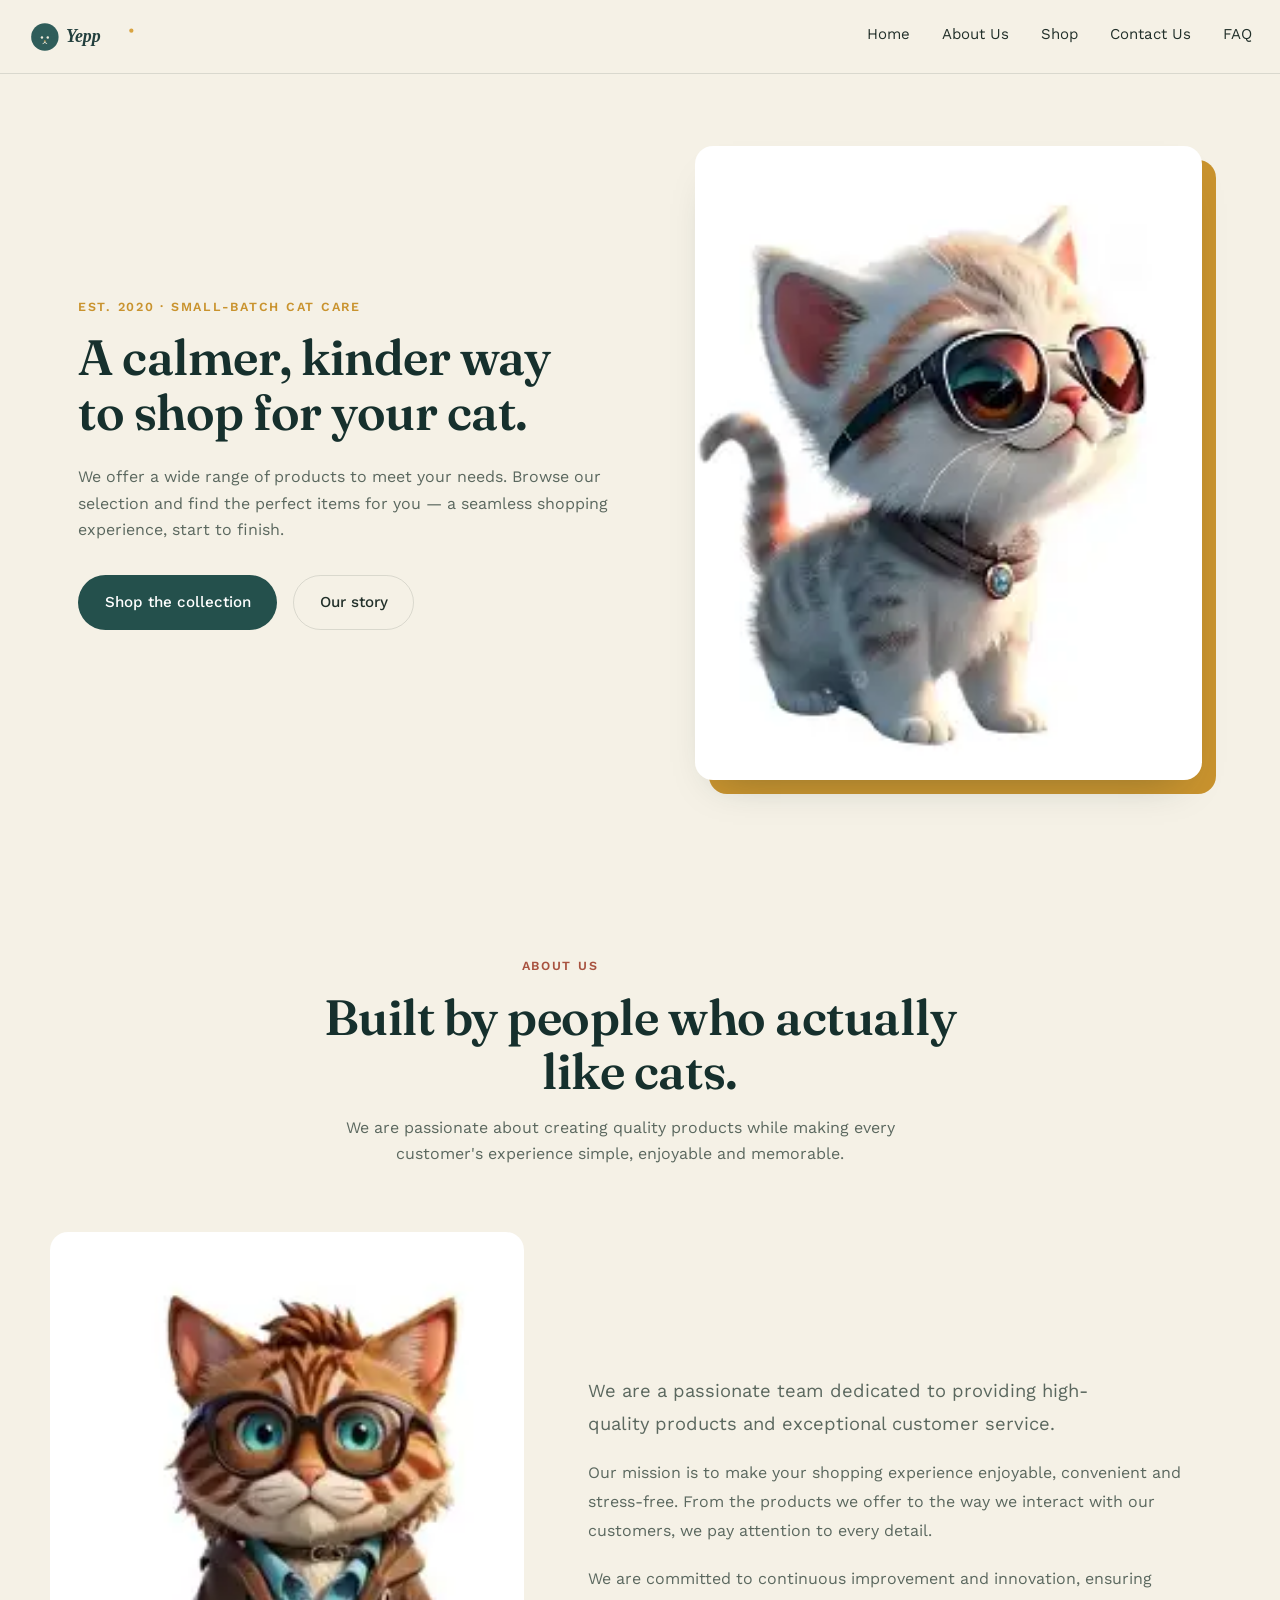
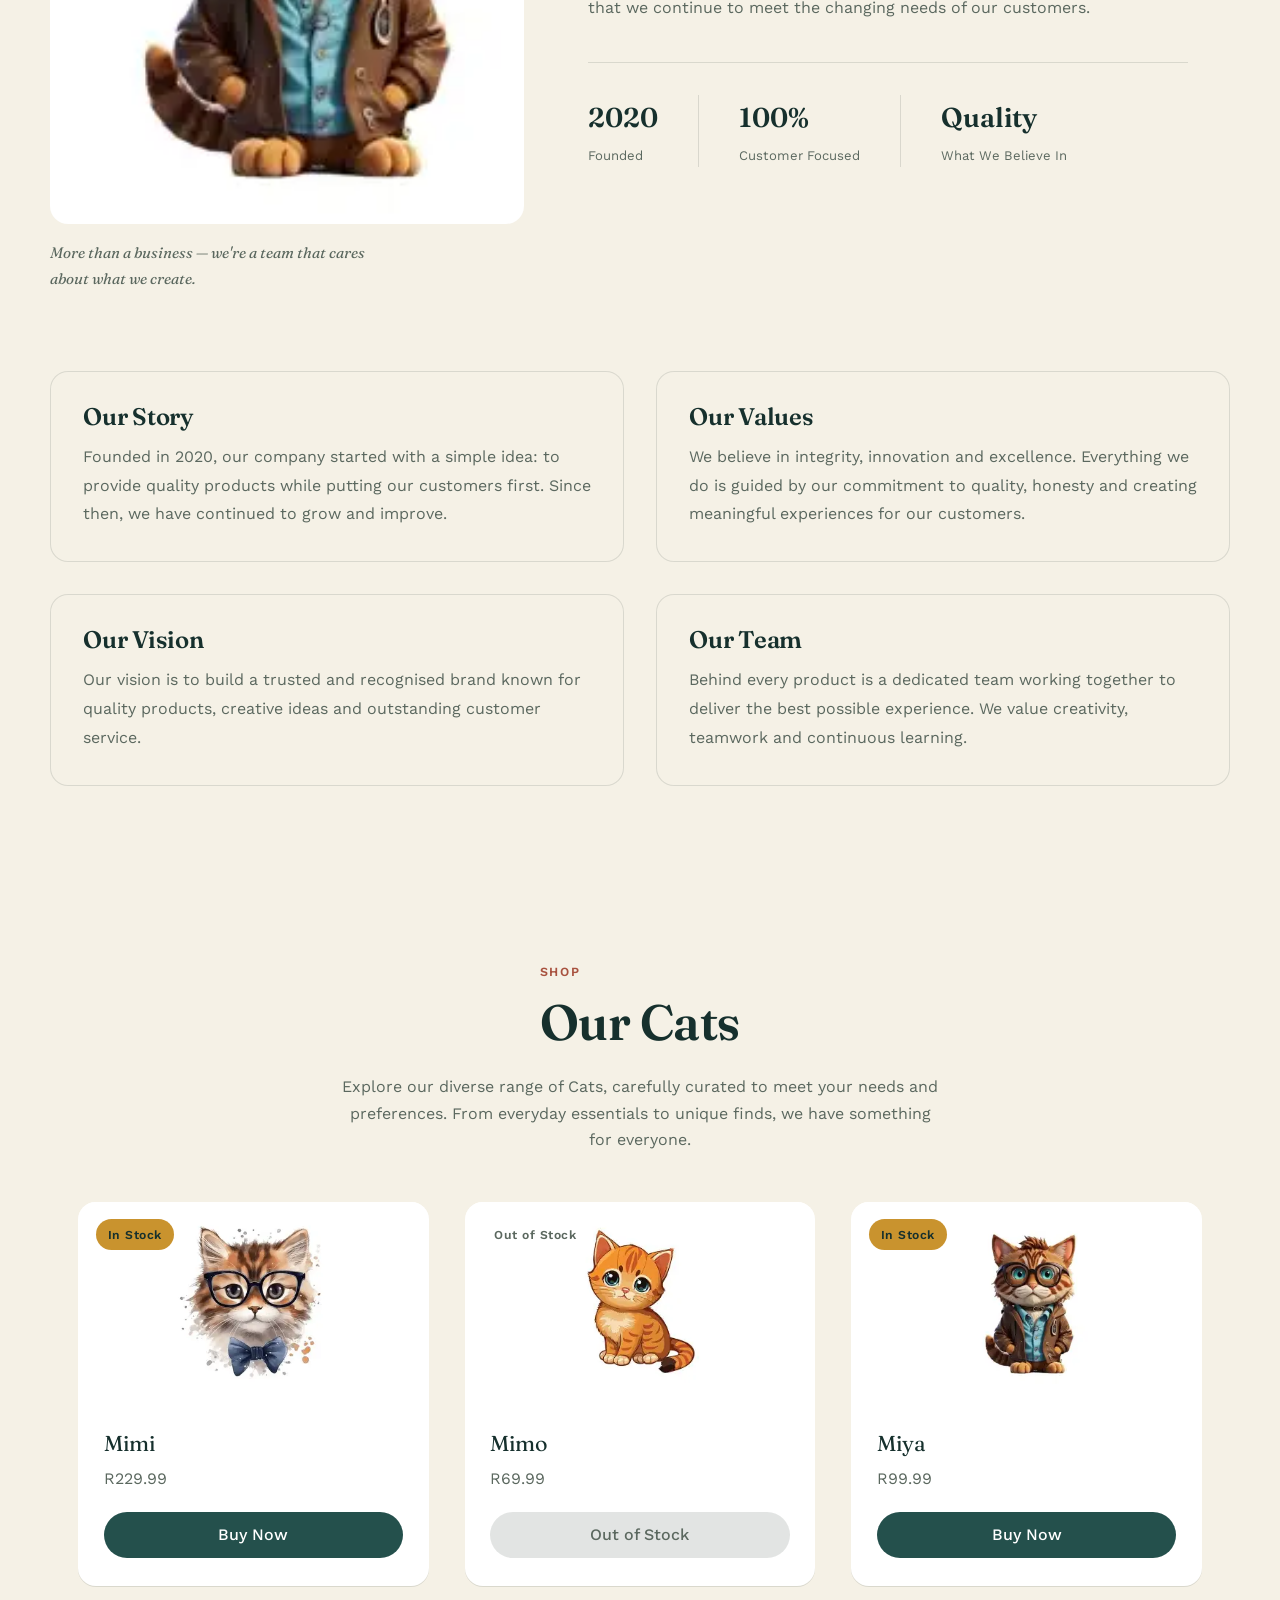
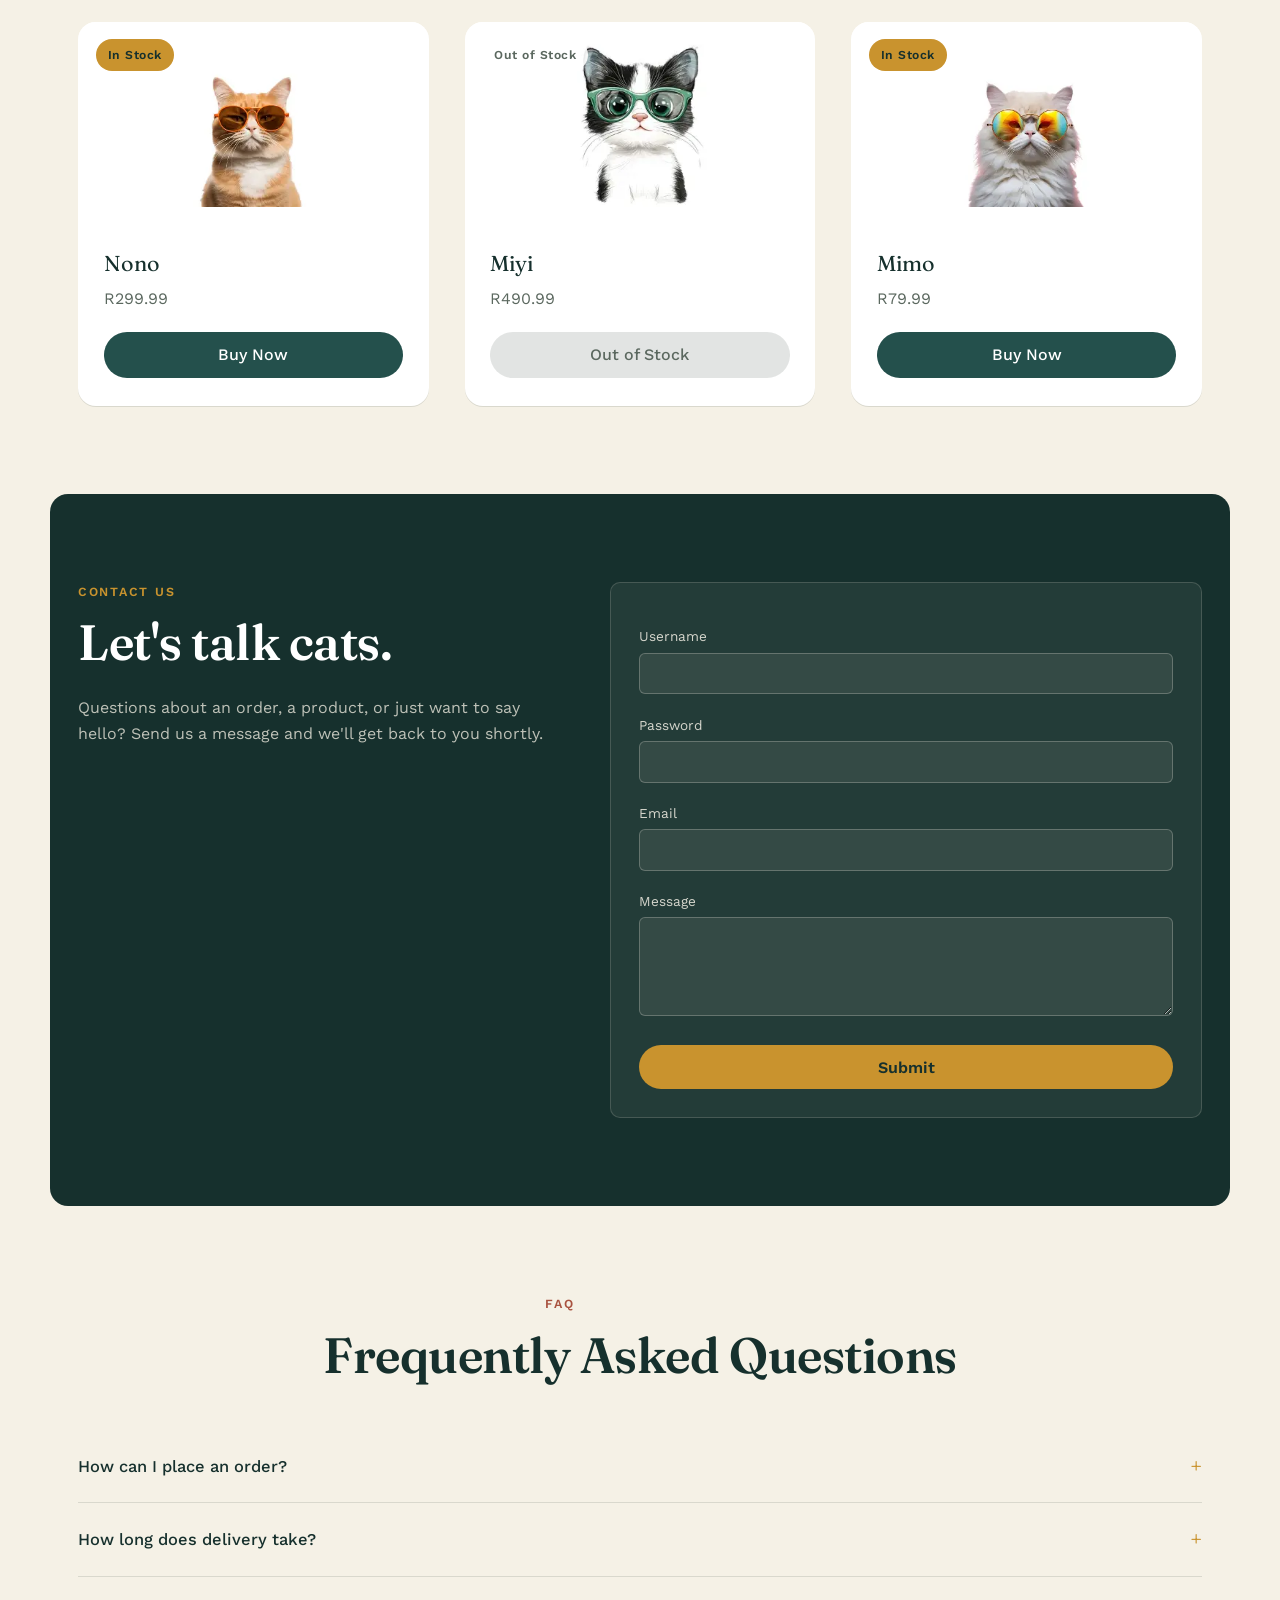
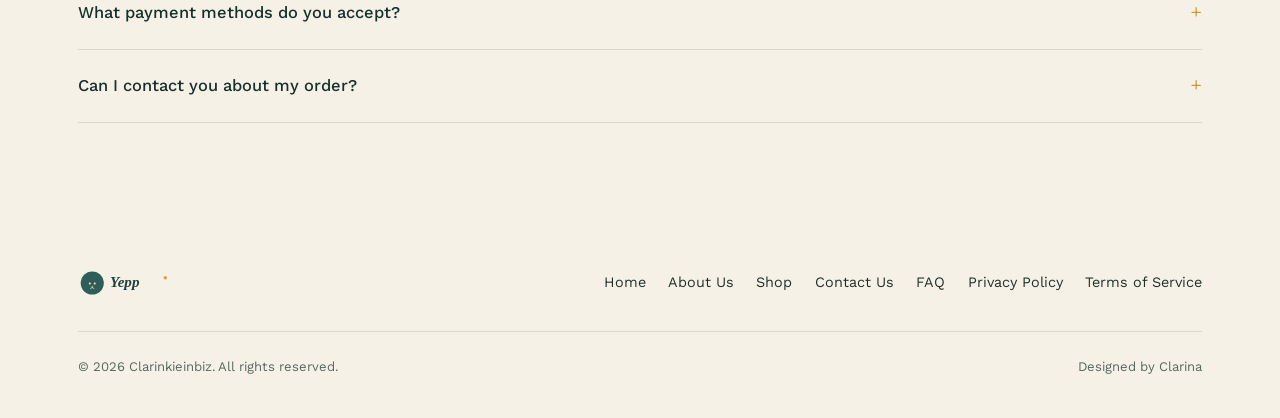
<file: cats/Home.html>
<!DOCTYPE html>
<html lang="en">
<head>
    <meta charset="UTF-8">
    <meta name="viewport" content="width=device-width, initial-scale=1.0">

    <link rel="preconnect" href="https://fonts.googleapis.com">
    <link rel="preconnect" href="https://fonts.gstatic.com" crossorigin>
    <link href="https://fonts.googleapis.com/css2?family=Fraunces:opsz,wght@9..144,400;9..144,500;9..144,600;9..144,700&family=Work+Sans:wght@400;500;600&display=swap" rel="stylesheet">

    <link rel="stylesheet" href="style.css">

    <title>Yepp — Cats, curated</title>
</head>

<body>

    <!-- Navigation -->
    <nav class="container" aria-label="Main navigation">

        <img src="logo.svg" alt="Yepp" class="logo">

        <button class="nav-toggle" type="button" aria-expanded="false" aria-controls="nav-links">
            <span></span><span></span><span></span>
            <span class="sr-only">Menu</span>
        </button>

        <div class="nav-links" id="nav-links">
            <a href="#home">Home</a>
            <a href="#about">About Us</a>
            <a href="#shop">Shop</a>
            <a href="#contact">Contact Us</a>
            <a href="#faq">FAQ</a>
        </div>

    </nav>

    <!-- Home Section -->
    <section id="home" class="hero">

        <div class="hero-text">
            <p class="eyebrow">Est. 2020 &middot; Small-batch cat care</p>
            <h1>A calmer, kinder way to shop for your cat.</h1>
            <p>
                We offer a wide range of products to meet your needs.
                Browse our selection and find the perfect items for you —
                a seamless shopping experience, start to finish.
            </p>
            <div class="hero-actions">
                <a href="#shop" class="btn btn-primary">Shop the collection</a>
                <a href="#about" class="btn btn-ghost">Our story</a>
            </div>
        </div>

        <div class="hero-media">
            <img
                src="img8.webp"
                alt="Online store banner"
                class="hero-image"
            >
        </div>

    </section>
<!-- About Us Section -->
<section class="About-us" id="about">

    <!-- Section Header -->
    <div class="about-header">

        <p class="eyebrow">About Us</p>

        <h1>
            Built by people who actually like cats.
        </h1>

        <p>
            We are passionate about creating quality products while making
            every customer's experience simple, enjoyable and memorable.
        </p>

    </div>


    <!-- Main About Content -->
    <div class="about-feature">

        <!-- Image -->
        <div class="about-photo">

            <img
                class="About-us-image"
                src="img11.webp"
                alt="Our team"
                width="700"
                height="875"
            >

            <p class="about-caption">
                More than a business — we're a team that cares about what we create.
            </p>

        </div>


        <!-- Text -->
        <div class="about-copy">

            <p class="about-lead">
                We are a passionate team dedicated to providing high-quality
                products and exceptional customer service.
            </p>

            <p>
                Our mission is to make your shopping experience enjoyable,
                convenient and stress-free. From the products we offer to
                the way we interact with our customers, we pay attention
                to every detail.
            </p>

            <p>
                We are committed to continuous improvement and innovation,
                ensuring that we continue to meet the changing needs of
                our customers.
            </p>


            <!-- Statistics -->
            <div class="stats-row">

                <div class="stat">
                    <span class="stat-number">2020</span>
                    <span class="stat-label">Founded</span>
                </div>

                <div class="stat">
                    <span class="stat-number">100%</span>
                    <span class="stat-label">Customer Focused</span>
                </div>

                <div class="stat">
                    <span class="stat-number">Quality</span>
                    <span class="stat-label">What We Believe In</span>
                </div>

            </div>

        </div>

    </div>


    <!-- Our Story / Values / Vision / Team -->
    <div class="about-content">

        <div class="about-text">
            <h2>Our Story</h2>

            <p>
                Founded in 2020, our company started with a simple idea:
                to provide quality products while putting our customers first.
                Since then, we have continued to grow and improve.
            </p>
        </div>


        <div class="about-text">
            <h2>Our Values</h2>

            <p>
                We believe in integrity, innovation and excellence.
                Everything we do is guided by our commitment to quality,
                honesty and creating meaningful experiences for our customers.
            </p>
        </div>


        <div class="about-text">
            <h2>Our Vision</h2>

            <p>
                Our vision is to build a trusted and recognised brand known
                for quality products, creative ideas and outstanding customer
                service.
            </p>
        </div>


        <div class="about-text">
            <h2>Our Team</h2>

            <p>
                Behind every product is a dedicated team working together
                to deliver the best possible experience. We value creativity,
                teamwork and continuous learning.
            </p>
        </div>

    </div>

</section>


    <!-- Shop Section -->
    <section id="shop">

        <div class="section-heading">
            <p class="eyebrow">Shop</p>
            <h1 class="shop-h1">Our Cats</h1>
            <p class="shop-p">
                Explore our diverse range of Cats, carefully curated to meet
                your needs and preferences. From everyday essentials to
                unique finds, we have something for everyone.
            </p>
        </div>

        <div class="wrapper">

            <!-- Product 1 -->
            <article class="box">
                <span class="tag">In Stock</span>
                <img src="img7.webp" alt="Mimi" width="200" height="200">
                <div class="box-body">
                    <p class="box-name">Mimi</p>
                    <p class="box-price">R229.99</p>
                    <button class="btn-box" type="button">Buy Now</button>
                </div>
            </article>

            <!-- Product 2 -->
            <article class="box">
                <span class="tag-out">Out of Stock</span>
                <img src="img4.webp" alt="Mimo" width="200" height="200">
                <div class="box-body">
                    <p class="box-name">Mimo</p>
                    <p class="box-price">R69.99</p>
                    <button class="btn-box" type="button" disabled aria-disabled="true">Out of Stock</button>
                </div>
            </article>

            <!-- Product 3 -->
            <article class="box">
                <span class="tag">In Stock</span>
                <img src="img11.webp" alt="Miya" width="200" height="200">
                <div class="box-body">
                    <p class="box-name">Miya</p>
                    <p class="box-price">R99.99</p>
                    <button class="btn-box" type="button">Buy Now</button>
                </div>
            </article>

            <!-- Product 4 -->
            <article class="box">
                <span class="tag">In Stock</span>
                <img src="img9.webp" alt="Nono" width="200" height="200">
                <div class="box-body">
                    <p class="box-name">Nono</p>
                    <p class="box-price">R299.99</p>
                    <button class="btn-box" type="button">Buy Now</button>
                </div>
            </article>

            <!-- Product 5 -->
            <article class="box">
                <span class="tag-out">Out of Stock</span>
                <img src="img12.webp" alt="Miyi" width="200" height="200">
                <div class="box-body">
                    <p class="box-name">Miyi</p>
                    <p class="box-price">R490.99</p>
                    <button class="btn-box" type="button" disabled aria-disabled="true">Out of Stock</button>
                </div>
            </article>

            <!-- Product 6 -->
            <article class="box">
                <span class="tag">In Stock</span>
                <img src="img10.webp" alt="Mimo" width="200" height="200">
                <div class="box-body">
                    <p class="box-name">Mimo</p>
                    <p class="box-price">R79.99</p>
                    <button class="btn-box" type="button">Buy Now</button>
                </div>
            </article>

        </div>

    </section>


    <!-- Contact Section -->
    <section class="Contact-Us" id="contact">

        <div class="contact-grid">

            <div class="contact-info">
                <p class="eyebrow">Contact Us</p>
                <h1 class="Contact-h1">Let's talk cats.</h1>
                <p>
                    Questions about an order, a product, or just want to say
                    hello? Send us a message and we'll get back to you
                    shortly.
                </p>
            </div>

            <form id="contactForm">

                <label for="username">Username</label>
                <input class="form-input" type="text" id="username" name="username" required>

                <label for="password">Password</label>
                <input class="form-input" type="password" id="password" name="password" minlength="8" required>

                <label for="email">Email</label>
                <input class="form-input" type="email" id="email" name="email" required>

                <label for="message">Message</label>
                <textarea class="form-input" id="message" name="message" rows="4" required></textarea>

                <button class="contact-class" type="submit">Submit</button>

            </form>

        </div>

    </section>


    <!-- Success Dialog -->
    <dialog id="myDialog" aria-labelledby="dialogHeading">
        <h2 id="dialogHeading">Message sent</h2>
        <p>
            Thank you for your message!
            We will get back to you shortly.
        </p>
        <button type="button" onclick="closeDialog()">Close</button>
    </dialog>


    <!-- FAQ Section -->
    <section id="faq">

        <div class="section-heading">
            <p class="eyebrow">FAQ</p>
            <h1>Frequently Asked Questions</h1>
        </div>

        <details>
            <summary>How can I place an order?</summary>
            <p>
                Browse our products, select the item you want,
                and click the Buy Now button.
            </p>
        </details>

        <details>
            <summary>How long does delivery take?</summary>
            <p>
                Delivery times depend on your location and product
                availability.
            </p>
        </details>

        <details>
            <summary>What payment methods do you accept?</summary>
            <p>
                We accept various secure payment methods.
            </p>
        </details>

        <details>
            <summary>Can I contact you about my order?</summary>
            <p>
                Yes. Use our Contact Us form and send us your message.
            </p>
        </details>

    </section>


    <!-- Footer -->
    <footer class="footer">

        <div class="footer-top">

            <img src="logo.svg" alt="Yepp" class="footer-logo">

            <div class="footer-links">
                <a href="#home">Home</a>
                <a href="#about">About Us</a>
                <a href="#shop">Shop</a>
                <a href="#contact">Contact Us</a>
                <a href="#faq">FAQ</a>
                <a href="privacy-policy.html">Privacy Policy</a>
                <a href="terms-of-service.html">Terms of Service</a>
            </div>

        </div>

        <div class="footer-bottom">
            &copy; 2026 Clarinkieinbiz. All rights reserved.
            <span>Designed by Clarina</span>
        </div>

    </footer>


    <!-- JavaScript -->
    <script>

        const form = document.getElementById("contactForm");
        const dialog = document.getElementById("myDialog");
        const closeButton = dialog.querySelector("button");

        form.addEventListener("submit", function(event) {
            event.preventDefault();
            dialog.showModal();
            closeButton.focus();
            form.reset();
        });

        function closeDialog() {
            dialog.close();
        }

        const navToggle = document.querySelector(".nav-toggle");
        const navLinks = document.getElementById("nav-links");

        navToggle.addEventListener("click", function() {
            const isOpen = navLinks.classList.toggle("is-open");
            navToggle.setAttribute("aria-expanded", isOpen);
        });

        navLinks.querySelectorAll("a").forEach(function(link) {
            link.addEventListener("click", function() {
                navLinks.classList.remove("is-open");
                navToggle.setAttribute("aria-expanded", "false");
            });
        });

    </script>

</body>
</html>
</file>
<file: cats/style.css>
/* ==========================================================================
   Tokens
   ========================================================================== */

:root {
    --ink: #22302A;
    --ink-soft: #5B685F;
    --paper: #F5F1E6;
    --card: #FFFFFF;
    --teal: #24504C;
    --teal-dark: #16302D;
    --mustard: #C9932E;
    --clay: #A8523F;
    --line: rgba(34, 48, 42, 0.13);
    --shadow: 0 20px 40px -24px rgba(22, 48, 45, 0.35);

    --font-display: 'Fraunces', Georgia, serif;
    --font-body: 'Work Sans', -apple-system, BlinkMacSystemFont, sans-serif;

    --radius-lg: 18px;
    --radius: 10px;
    --gap: 1.75rem;
    --container: 1180px;
}

/* ==========================================================================
   Reset & base
   ========================================================================== */

*, *::before, *::after { box-sizing: border-box; }

html { scroll-behavior: smooth; }

@media (prefers-reduced-motion: reduce) {
    html { scroll-behavior: auto; }
    *, *::before, *::after {
        animation-duration: 0.01ms !important;
        transition-duration: 0.01ms !important;
    }
}

body {
    margin: 0;
    font-family: var(--font-body);
    color: var(--ink);
    background: var(--paper);
    line-height: 1.65;
    -webkit-font-smoothing: antialiased;
}

h1, h2 {
    font-family: var(--font-display);
    color: var(--teal-dark);
    line-height: 1.1;
    margin: 0 0 0.5em;
    font-weight: 600;
    letter-spacing: -0.01em;
}

h1 { font-size: clamp(2.1rem, 2.4vw + 1.3rem, 3.1rem); }
h2 { font-size: clamp(1.25rem, 1vw + 1rem, 1.5rem); }

p { color: var(--ink-soft); max-width: 60ch; }

a { color: var(--teal); }

img { max-width: 100%; display: block; }

button { font-family: var(--font-body); cursor: pointer; }

.sr-only {
    position: absolute;
    width: 1px; height: 1px;
    padding: 0; margin: -1px;
    overflow: hidden;
    clip: rect(0,0,0,0);
    white-space: nowrap;
    border: 0;
}

a:focus-visible, button:focus-visible, input:focus-visible,
textarea:focus-visible, summary:focus-visible {
    outline: 2px solid var(--teal);
    outline-offset: 3px;
}

.eyebrow {
    font-size: 0.78rem;
    letter-spacing: 0.14em;
    text-transform: uppercase;
    color: var(--clay);
    font-weight: 600;
    margin: 0 0 0.8rem;
}

section {
    padding: 5.5rem 1.75rem;
    max-width: var(--container);
    margin: 0 auto;
}

.section-heading {
    max-width: 640px;
    margin: 0 auto 3rem;
    text-align: center;
}

.section-heading p:not(.eyebrow) { margin: 0 auto; }

/* ==========================================================================
   Buttons
   ========================================================================== */

.btn {
    display: inline-flex;
    align-items: center;
    justify-content: center;
    padding: 0.85rem 1.6rem;
    border-radius: 999px;
    font-size: 0.95rem;
    font-weight: 500;
    text-decoration: none;
    border: 1px solid transparent;
    transition: transform 0.15s ease, background 0.15s ease, border-color 0.15s ease;
}

.btn-primary {
    background: var(--teal);
    color: var(--card);
}

.btn-primary:hover {
    background: var(--teal-dark);
    transform: translateY(-1px);
}

.btn-ghost {
    border-color: var(--line);
    color: var(--ink);
}

.btn-ghost:hover {
    border-color: var(--teal);
    color: var(--teal);
}

/* ==========================================================================
   Navigation
   ========================================================================== */

nav.container {
    position: sticky;
    top: 0;
    z-index: 20;
    display: flex;
    align-items: center;
    justify-content: space-between;
    gap: 1rem;
    padding: 1.1rem 1.75rem;
    background: rgba(245, 241, 230, 0.88);
    backdrop-filter: blur(10px);
    border-bottom: 1px solid var(--line);
}

nav.container .logo {
    height: 38px;
    width: auto;
}

.nav-links {
    display: flex;
    align-items: center;
    gap: 2rem;
}

.nav-links a {
    text-decoration: none;
    color: var(--ink);
    font-size: 0.94rem;
    padding-bottom: 3px;
    border-bottom: 1px solid transparent;
    transition: border-color 0.15s ease, color 0.15s ease;
}

.nav-links a:hover {
    color: var(--teal);
    border-bottom-color: var(--teal);
}

.nav-toggle {
    display: none;
    flex-direction: column;
    justify-content: center;
    gap: 5px;
    width: 34px;
    height: 34px;
    background: none;
    border: none;
    padding: 0;
}

.nav-toggle span {
    display: block;
    height: 2px;
    background: var(--teal-dark);
    border-radius: 2px;
}

/* ==========================================================================
   Hero
   ========================================================================== */

.hero {
    display: grid;
    grid-template-columns: 1.05fr 0.95fr;
    gap: 3.5rem;
    align-items: center;
    padding-top: 4.5rem;
}

.hero-text .eyebrow { color: var(--mustard); }

.hero h1 { max-width: 15ch; }

.hero-text p:not(.eyebrow) { margin-bottom: 2rem; }

.hero-actions {
    display: flex;
    gap: 1rem;
    flex-wrap: wrap;
}

.hero-media {
    position: relative;
}

.hero-media::before {
    content: "";
    position: absolute;
    inset: 14px -14px -14px 14px;
    background: var(--mustard);
    border-radius: var(--radius-lg);
    z-index: -1;
}

.hero-image {
    width: 100%;
    aspect-ratio: 4 / 5;
    object-fit: cover;
    border-radius: var(--radius-lg);
    box-shadow: var(--shadow);
}

/* ==========================================================================
   About Us
   ========================================================================== */

.About-us {
    padding: 5.5rem 0;
}


.about-header {
    max-width: 640px;
    margin: 0 auto 4rem;
    text-align: center;
}

.about-header .eyebrow {
    color: var(--clay);
}

.about-header h1 {
    color: var(--teal-dark);
    margin-bottom: 1rem;
}


.about-feature {
    display: grid;
    grid-template-columns: 0.85fr 1.15fr;
    gap: 4rem;
    align-items: center;
    max-width: 1200px;
    margin: 0 auto;
}


.about-photo {
    position: relative;
}

.About-us-image {
    display: block;
    width: 100%;
    height: auto;
    aspect-ratio: 4 / 5;
    object-fit: cover;
    border-radius: var(--radius-lg);
}


.about-caption {
    margin: 1rem 0 0;
    font-family: var(--font-display);
    font-style: italic;
    font-size: 0.95rem;
    color: var(--ink-soft);
    max-width: 32ch;
}


.about-copy {
    max-width: 600px;
}

.about-lead {
    max-width: 48ch;
    font-size: 1.15rem;
    color: var(--ink);
    line-height: 1.8;
}

.about-copy p {
    line-height: 1.8;
    color: var(--ink-soft);
    margin-bottom: 1.2rem;
}

/* Stats */
.stats-row {
    display: flex;
    gap: 2.5rem;
    margin-top: 2.5rem;
    padding-top: 2rem;
    border-top: 1px solid var(--line);
}

.stat {
    padding-right: 2.5rem;
    border-right: 1px solid var(--line);
}

.stat:last-child {
    border-right: none;
    padding-right: 0;
}

.stat-number {
    display: block;
    font-family: var(--font-display);
    font-size: 1.7rem;
    color: var(--teal-dark);
    font-weight: 600;
}

.stat-label {
    display: block;
    margin-top: 0.3rem;
    font-size: 0.82rem;
    color: var(--ink-soft);
}

/* Story / Values / Vision / Team */
.about-content {
    max-width: 1200px;
    margin: 5rem auto 0;
    display: grid;
    grid-template-columns: repeat(2, 1fr);
    gap: 2rem;
}

.about-text {
    padding: 2rem;
    border: 1px solid var(--line);
    border-radius: var(--radius-lg);
    background: rgba(255, 255, 255, 0.03);
}

.about-text h2 {
    color: var(--teal-dark);
    margin-bottom: 0.8rem;
}

.about-text p {
    color: var(--ink-soft);
    line-height: 1.8;
    margin: 0;
}

/* Responsive */
@media (max-width: 768px) {

    .About-us {
        padding: 4rem 1.2rem;
    }

    .about-header {
        margin-bottom: 2.5rem;
    }

    .about-feature {
        grid-template-columns: 1fr;
        gap: 2rem;
    }

    .about-copy {
        max-width: 100%;
    }

    .about-lead {
        max-width: 100%;
        font-size: 1.05rem;
    }

    .stats-row {
        gap: 1.2rem;
        flex-wrap: wrap;
    }

    .stat {
        padding-right: 1.2rem;
    }

    .about-content {
        grid-template-columns: 1fr;
        margin-top: 3rem;
    }
}

/* ==========================================================================
   Our Story (value cards)
   ========================================================================== */

.value-grid {
    display: grid;
    grid-template-columns: repeat(2, 1fr);
    gap: 1.5rem;
}

.value-card {
    position: relative;
    padding: 2rem;
    border-radius: var(--radius-lg);
    overflow: hidden;
}

.value-card h2 { margin: 0.6rem 0 0.5rem; }

.value-card p { max-width: 42ch; margin: 0; }

.about-index {
    font-family: var(--font-display);
    font-size: 1.6rem;
    font-weight: 600;
    opacity: 0.35;
}

.card-story { background: var(--card); box-shadow: var(--shadow); }
.card-story h2, .card-story .about-index { color: var(--teal-dark); }

.card-values { background: var(--teal); }
.card-values h2 { color: var(--card); }
.card-values p { color: rgba(245, 241, 230, 0.8); }
.card-values .about-index { color: var(--card); }

.card-vision { background: var(--mustard); }
.card-vision h2, .card-vision .about-index { color: var(--teal-dark); }
.card-vision p { color: rgba(22, 48, 45, 0.75); }

.card-team { background: var(--teal-dark); }
.card-team h2 { color: var(--card); }
.card-team p { color: rgba(245, 241, 230, 0.8); }
.card-team .about-index { color: var(--card); }

/* ==========================================================================
   Shop
   ========================================================================== */

.wrapper {
    display: grid;
    grid-template-columns: repeat(auto-fill, minmax(320px, 1fr));
    gap: 2.25rem;
}

.box {
    background: #FFFFFF;
    border-radius: var(--radius-lg);
    overflow: hidden;
    position: relative;
    box-shadow: 0 1px 0 var(--line);
    transition: box-shadow 0.2s ease, transform 0.2s ease;
}

.box:hover {
    box-shadow: var(--shadow);
    transform: translateY(-3px);
}

.box img {
    width: 100%;
    aspect-ratio: 1 / 1;
    object-fit: contain;
    background: #FFFFFF;
    padding: 0.9rem;
}

.box-body { padding: 1.5rem 1.6rem 1.75rem; }

.box-name {
    margin: 0;
    font-family: var(--font-display);
    font-size: 1.35rem;
    color: var(--teal-dark);
}

.box-price {
    margin: 0.3rem 0 1.2rem;
    font-size: 1rem;
    color: var(--ink-soft);
}

.tag, .tag-out {
    position: absolute;
    top: 1.1rem;
    left: 1.1rem;
    font-size: 0.76rem;
    letter-spacing: 0.04em;
    padding: 0.35rem 0.75rem;
    border-radius: 999px;
    background: var(--mustard);
    color: var(--teal-dark);
    font-weight: 600;
    z-index: 1;
}

.tag-out { background: rgba(255,255,255,0.9); color: var(--ink-soft); }

.btn-box {
    width: 100%;
    padding: 0.85rem 1rem;
    border: none;
    border-radius: 999px;
    background: var(--teal);
    color: var(--card);
    font-size: 1rem;
    font-weight: 500;
    transition: background 0.15s ease;
}

.btn-box:hover:not(:disabled) { background: var(--teal-dark); }

.btn-box:disabled {
    background: var(--line);
    color: var(--ink-soft);
    cursor: not-allowed;
}

/* ==========================================================================
   Contact
   ========================================================================== */

.Contact-Us {
    background: var(--teal-dark);
    border-radius: var(--radius-lg);
    color: var(--paper);
}

.contact-grid {
    display: grid;
    grid-template-columns: 0.9fr 1.1fr;
    gap: 3rem;
    align-items: start;
}

.contact-info .eyebrow { color: var(--mustard); }

.contact-info h1 { color: var(--card); }

.contact-info p:not(.eyebrow) { color: rgba(245, 241, 230, 0.75); }

#contactForm {
    display: flex;
    flex-direction: column;
    gap: 0.3rem;
    background: rgba(245, 241, 230, 0.06);
    border: 1px solid rgba(245, 241, 230, 0.16);
    border-radius: var(--radius);
    padding: 1.75rem;
}

#contactForm label {
    font-size: 0.85rem;
    color: rgba(245, 241, 230, 0.85);
    margin-top: 0.9rem;
}

.form-input {
    font-family: var(--font-body);
    font-size: 1rem;
    padding: 0.65rem 0.8rem;
    border: 1px solid rgba(245, 241, 230, 0.25);
    border-radius: 6px;
    background: rgba(245, 241, 230, 0.08);
    color: var(--card);
}

.form-input::placeholder { color: rgba(245, 241, 230, 0.5); }

.form-input:focus { border-color: var(--mustard); }

textarea.form-input { resize: vertical; }

.contact-class {
    margin-top: 1.5rem;
    padding: 0.8rem 1.2rem;
    border: none;
    border-radius: 999px;
    background: var(--mustard);
    color: var(--teal-dark);
    font-weight: 600;
    font-size: 1rem;
    transition: background 0.15s ease;
}

.contact-class:hover { background: #E0AC4D; }

/* ==========================================================================
   Dialog
   ========================================================================== */

dialog#myDialog {
    border: none;
    border-radius: var(--radius-lg);
    padding: 2rem 2.2rem;
    max-width: 380px;
    color: var(--ink);
    font-family: var(--font-body);
    box-shadow: var(--shadow);
}

dialog#myDialog h2 { font-size: 1.2rem; margin-bottom: 0.5rem; }

dialog#myDialog::backdrop { background: rgba(22, 48, 45, 0.5); }

dialog#myDialog button {
    margin-top: 1rem;
    padding: 0.6rem 1.2rem;
    border: none;
    border-radius: 999px;
    background: var(--teal);
    color: var(--card);
    font-weight: 500;
}

/* ==========================================================================
   FAQ
   ========================================================================== */

details {
    border-bottom: 1px solid var(--line);
    padding: 1.1rem 0;
}

summary {
    cursor: pointer;
    font-weight: 500;
    color: var(--teal-dark);
    font-size: 1.03rem;
    list-style: none;
    display: flex;
    align-items: center;
    justify-content: space-between;
}

summary::-webkit-details-marker { display: none; }

summary::after {
    content: "+";
    font-family: var(--font-display);
    font-size: 1.4rem;
    color: var(--mustard);
    transition: transform 0.2s ease;
}

details[open] summary::after { transform: rotate(45deg); }

details p { margin-top: 0.8rem; max-width: 65ch; }

/* ==========================================================================
   Footer
   ========================================================================== */

.footer {
    max-width: var(--container);
    margin: 0 auto;
    padding: 3.5rem 1.75rem 2.5rem;
}

.footer-top {
    display: flex;
    justify-content: space-between;
    align-items: center;
    flex-wrap: wrap;
    gap: 1.5rem;
    padding-bottom: 2rem;
    border-bottom: 1px solid var(--line);
}

.footer-logo { height: 32px; }

.footer-links {
    display: flex;
    flex-wrap: wrap;
    gap: 1.4rem;
}

.footer-links a {
    text-decoration: none;
    font-size: 0.9rem;
    color: var(--ink);
}

.footer-links a:hover { color: var(--teal); }

.footer-bottom {
    display: flex;
    justify-content: space-between;
    flex-wrap: wrap;
    gap: 0.5rem;
    padding-top: 1.5rem;
    font-size: 0.82rem;
    color: var(--ink-soft);
}

/* ==========================================================================
   Responsive
   ========================================================================== */

@media (max-width: 860px) {
    .hero { grid-template-columns: 1fr; text-align: center; }
    .hero-actions { justify-content: center; }
    .hero h1 { max-width: none; margin-left: auto; margin-right: auto; }
    .hero-media { order: -1; max-width: 420px; margin: 0 auto; }

    .about-feature { grid-template-columns: 1fr; gap: 2rem; }
    .about-photo { max-width: 360px; margin: 0 auto; }
    .about-lead { margin-left: auto; margin-right: auto; }
    .value-grid { grid-template-columns: 1fr; }
    .stats-row { flex-wrap: wrap; justify-content: center; }
    .stat { padding-right: 1.75rem; }

    .contact-grid { grid-template-columns: 1fr; }
}

@media (max-width: 680px) {
    section { padding: 3.5rem 1.25rem; }

    .nav-toggle { display: flex; }

    .nav-links {
        position: absolute;
        top: 100%;
        left: 0;
        right: 0;
        flex-direction: column;
        align-items: flex-start;
        gap: 0;
        background: var(--paper);
        border-bottom: 1px solid var(--line);
        max-height: 0;
        overflow: hidden;
        transition: max-height 0.25s ease;
    }

    .nav-links.is-open { max-height: 320px; }

    .nav-links a {
        padding: 0.9rem 1.75rem;
        width: 100%;
        border-bottom: 1px solid var(--line);
    }
}
</file>
